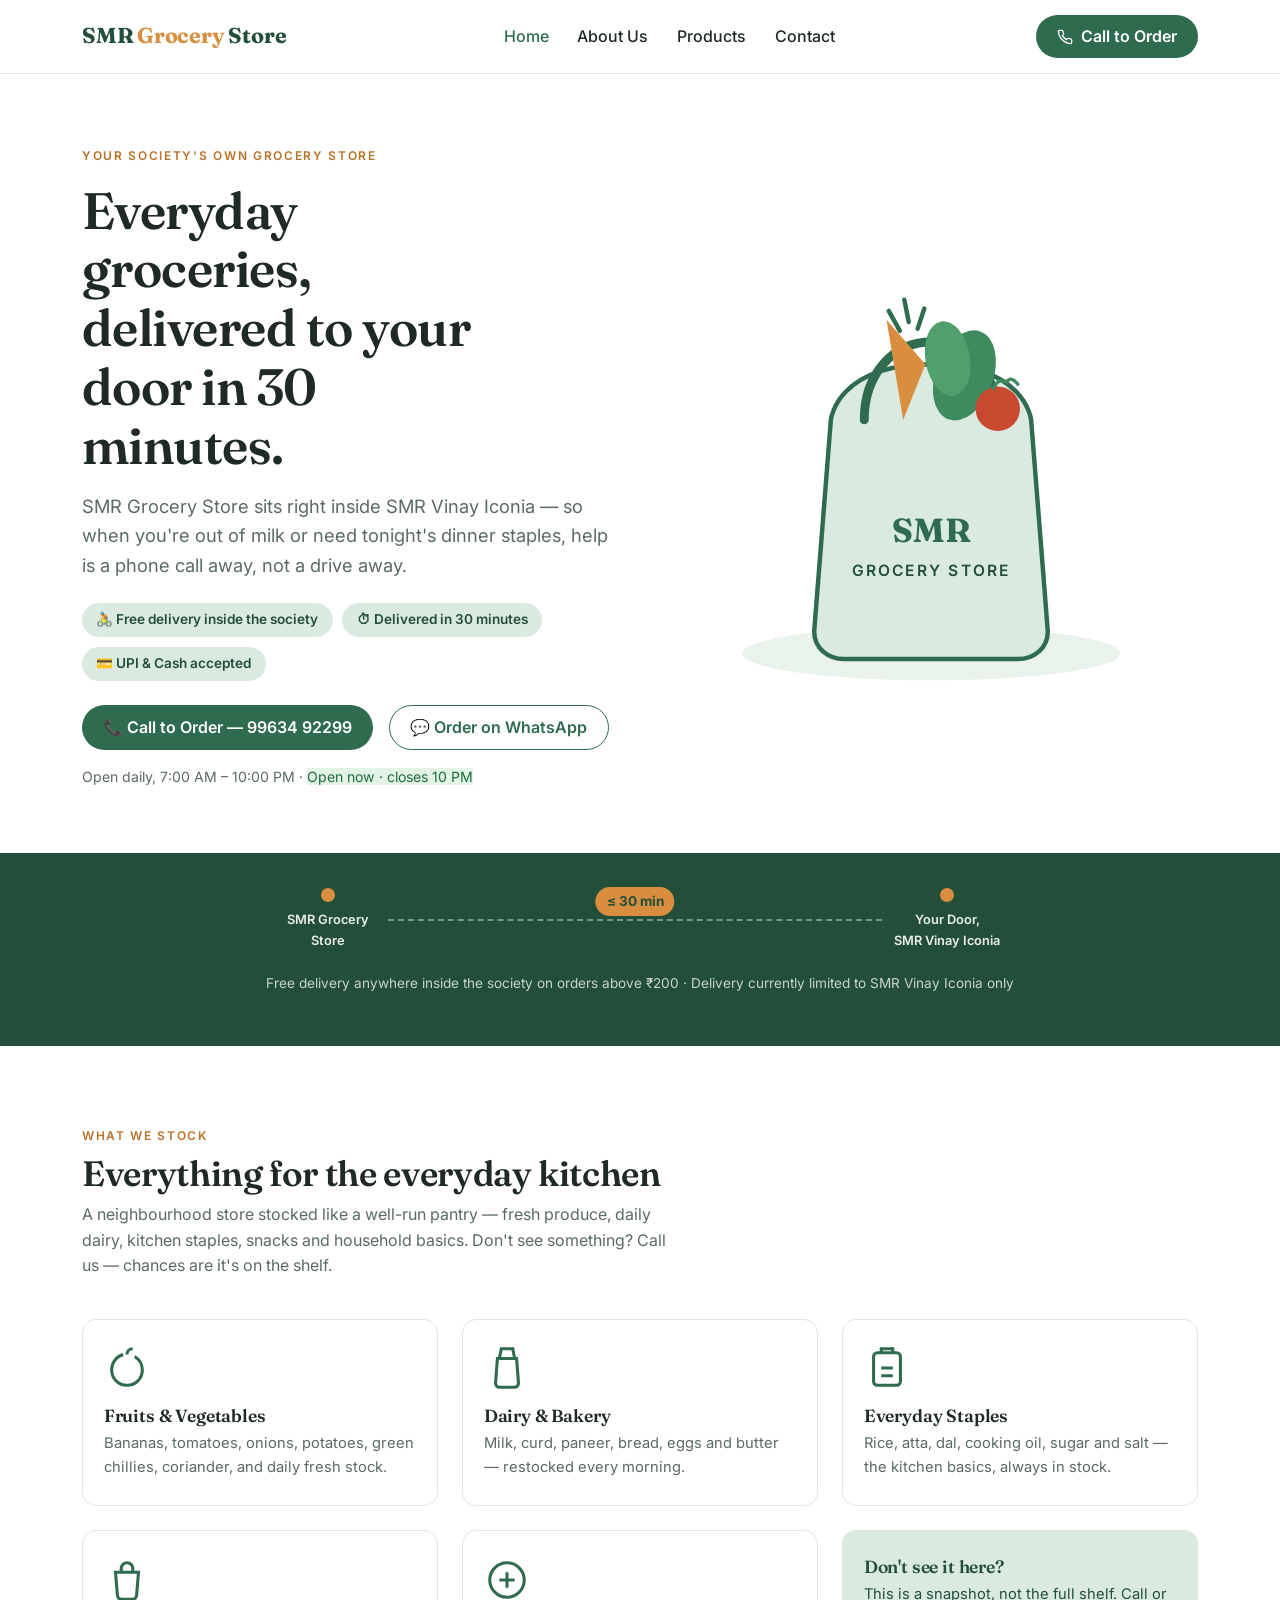
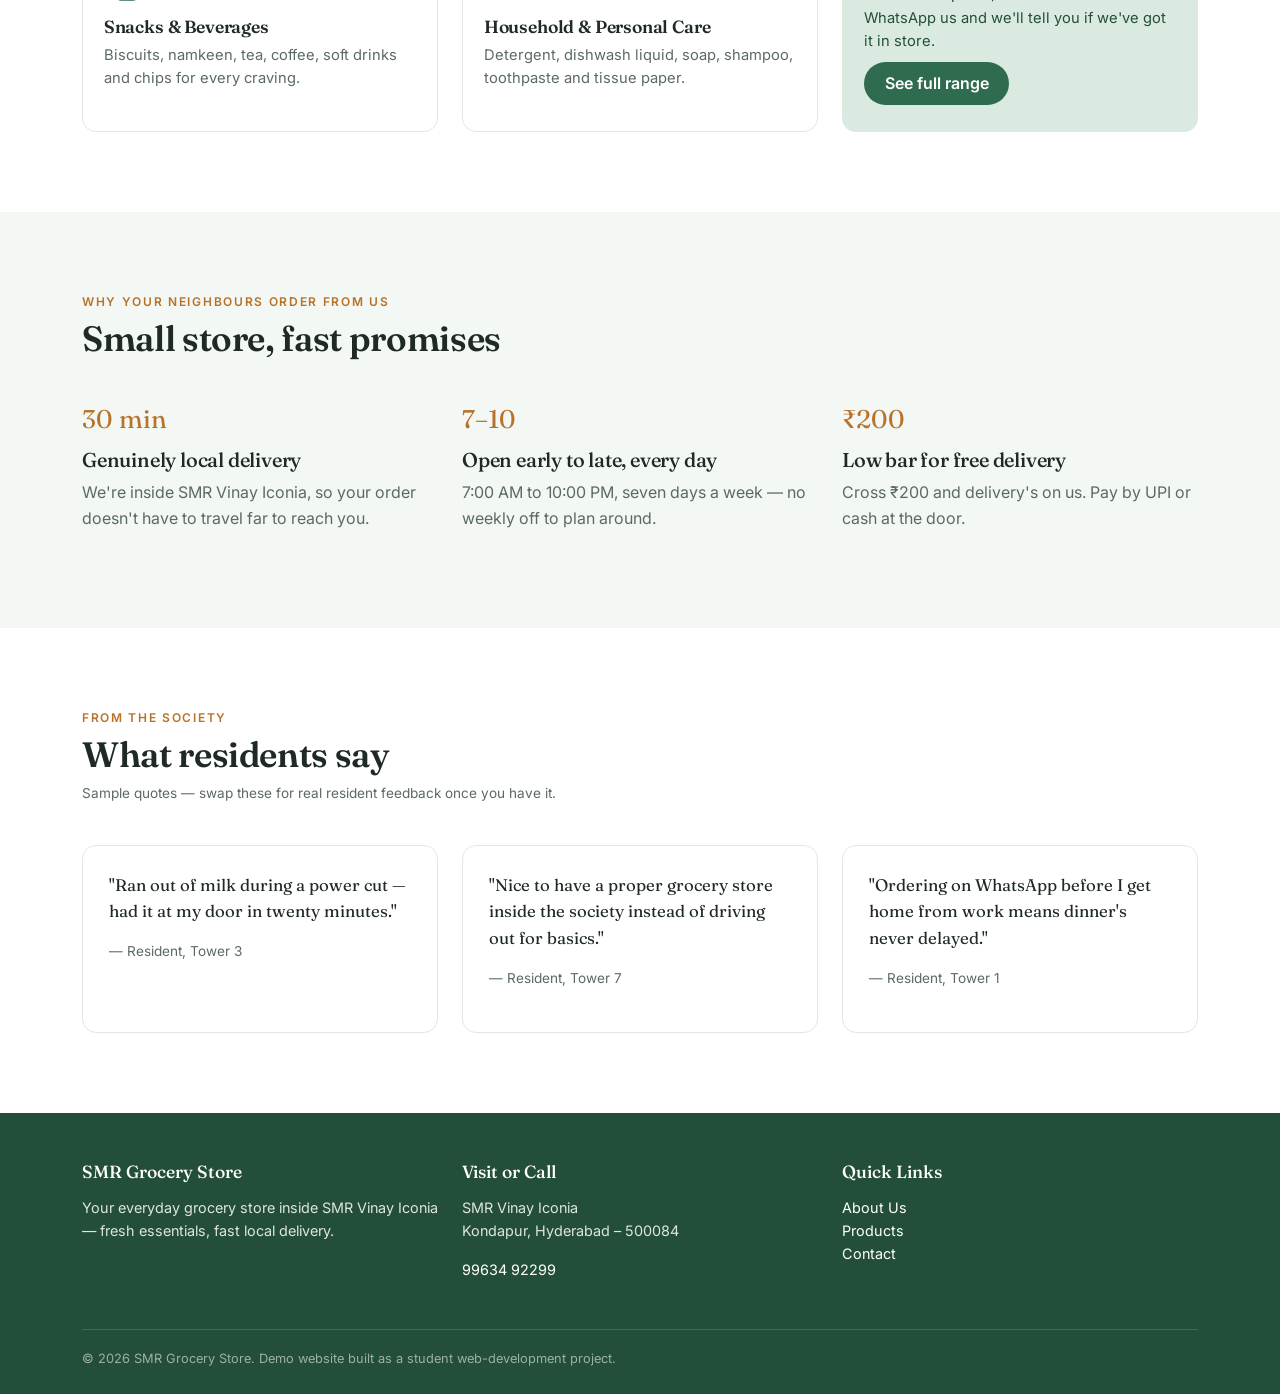
<file: index.html>
<!DOCTYPE html>
<html lang="en">
<head>
<meta charset="UTF-8">
<meta name="viewport" content="width=device-width, initial-scale=1.0">
<title>SMR Grocery Store — Everyday Groceries in SMR Vinay Iconia, Kondapur</title>
<meta name="description" content="SMR Grocery Store is your neighbourhood grocery shop inside SMR Vinay Iconia, Kondapur, Hyderabad. Everyday essentials delivered free within the society in 30 minutes.">

<!-- Fonts -->
<link rel="preconnect" href="https://fonts.googleapis.com">
<link rel="preconnect" href="https://fonts.gstatic.com" crossorigin>
<link href="https://fonts.googleapis.com/css2?family=Fraunces:wght@500;600;700&family=Inter:wght@400;500;600;700&display=swap" rel="stylesheet">

<!-- Bootstrap -->
<link href="https://cdn.jsdelivr.net/npm/bootstrap@5.3.3/dist/css/bootstrap.min.css" rel="stylesheet">
<link rel="stylesheet" href="style.css">
</head>
<body>

<!-- ===== Navbar ===== -->
<nav class="navbar navbar-expand-lg smr-navbar">
  <div class="container">
    <a class="navbar-brand smr-brand" href="index.html">SMR <span>Grocery</span> Store</a>
    <button class="navbar-toggler" type="button" data-bs-toggle="collapse" data-bs-target="#smrNav" aria-controls="smrNav" aria-expanded="false" aria-label="Toggle navigation">
      <span class="navbar-toggler-icon"></span>
    </button>
    <div class="collapse navbar-collapse" id="smrNav">
      <ul class="navbar-nav mx-auto">
        <li class="nav-item"><a class="nav-link" href="index.html">Home</a></li>
        <li class="nav-item"><a class="nav-link" href="about.html">About Us</a></li>
        <li class="nav-item"><a class="nav-link" href="products.html">Products</a></li>
        <li class="nav-item"><a class="nav-link" href="contact.html">Contact</a></li>
      </ul>
      <a href="tel:+919963492299" class="btn-call"><svg width="16" height="16" viewBox="0 0 24 24" fill="none" stroke="currentColor" stroke-width="2"><path d="M22 16.92v3a2 2 0 0 1-2.18 2 19.79 19.79 0 0 1-8.63-3.07 19.5 19.5 0 0 1-6-6 19.79 19.79 0 0 1-3.07-8.67A2 2 0 0 1 4.11 2h3a2 2 0 0 1 2 1.72c.127.96.362 1.903.7 2.81a2 2 0 0 1-.45 2.11L8.09 9.91a16 16 0 0 0 6 6l1.27-1.27a2 2 0 0 1 2.11-.45c.907.338 1.85.573 2.81.7A2 2 0 0 1 22 16.92z"/></svg> Call to Order</a>
    </div>
  </div>
</nav>

<!-- ===== Hero ===== -->
<header class="hero">
  <div class="container">
    <div class="row align-items-center g-5">
      <div class="col-lg-6">
        <p class="eyebrow mb-3">Your Society's Own Grocery Store</p>
        <h1>Everyday groceries, delivered to your door in 30 minutes.</h1>
        <p class="lede mt-3">SMR Grocery Store sits right inside SMR Vinay Iconia — so when you're out of milk or need tonight's dinner staples, help is a phone call away, not a drive away.</p>

        <div class="hero-badges">
          <span class="badge-pill">🚴 Free delivery inside the society</span>
          <span class="badge-pill">⏱ Delivered in 30 minutes</span>
          <span class="badge-pill">💳 UPI &amp; Cash accepted</span>
        </div>

        <div class="d-flex flex-wrap gap-3 mt-4">
          <a href="tel:+919963492299" class="btn-call">📞 Call to Order — 99634 92299</a>
          <a href="https://wa.me/919963492299" target="_blank" rel="noopener" class="btn-whatsapp">💬 Order on WhatsApp</a>
        </div>

        <p class="text-muted-soft mt-3" style="font-size:0.88rem;">Open daily, 7:00 AM – 10:00 PM · <span id="hero-status" data-open-status></span></p>
      </div>

      <div class="col-lg-6">
        <svg class="hero-art" viewBox="0 0 480 400" xmlns="http://www.w3.org/2000/svg" role="img" aria-label="Illustration of a grocery bag filled with fresh vegetables">
          <ellipse cx="240" cy="360" rx="170" ry="24" fill="var(--color-bg-soft-2)"/>
          <path d="M150 150 C150 150 155 100 240 100 C325 100 330 150 330 150 L345 340 C345 355 333 365 318 365 L162 365 C147 365 135 355 135 340 Z" fill="var(--color-primary-light)" stroke="var(--color-primary)" stroke-width="4"/>
          <path d="M180 150 C180 110 205 80 240 80 C275 80 300 110 300 150" fill="none" stroke="var(--color-primary)" stroke-width="8" stroke-linecap="round"/>
          <!-- carrot -->
          <path d="M215 150 L200 60 L235 100 Z" fill="var(--color-accent)"/>
          <path d="M212 70 l-10 -18 M220 62 l-4 -20 M228 68 l6 -18" stroke="var(--color-primary)" stroke-width="4" stroke-linecap="round"/>
          <!-- leafy green -->
          <ellipse cx="270" cy="110" rx="26" ry="42" transform="rotate(20 270 110)" fill="#3f8a5f"/>
          <ellipse cx="255" cy="95" rx="20" ry="34" transform="rotate(-10 255 95)" fill="#4fa06d"/>
          <!-- tomato -->
          <circle cx="300" cy="140" r="20" fill="#c8492f"/>
          <path d="M296 122 q4 -10 12 -6 q4 -6 10 2" fill="none" stroke="#3f8a5f" stroke-width="3" stroke-linecap="round"/>
          <!-- bag text -->
          <text x="240" y="260" text-anchor="middle" font-family="Fraunces, serif" font-weight="700" font-size="30" fill="var(--color-primary)">SMR</text>
          <text x="240" y="290" text-anchor="middle" font-family="Inter, sans-serif" font-weight="600" font-size="14" letter-spacing="2" fill="var(--color-primary-dark)">GROCERY STORE</text>
        </svg>
      </div>
    </div>
  </div>
</header>

<!-- ===== Delivery promise strip (signature element) ===== -->
<section class="promise-strip">
  <div class="container">
    <div class="promise-route">
      <div class="promise-node">
        <div class="dot"></div>
        <div class="label">SMR Grocery<br>Store</div>
      </div>
      <div class="promise-line">
        <span class="promise-time">≤ 30 min</span>
      </div>
      <div class="promise-node">
        <div class="dot"></div>
        <div class="label">Your Door,<br>SMR Vinay Iconia</div>
      </div>
    </div>
    <p class="promise-note">Free delivery anywhere inside the society on orders above ₹200 · Delivery currently limited to SMR Vinay Iconia only</p>
  </div>
</section>

<!-- ===== Categories ===== -->
<section class="section">
  <div class="container">
    <div class="section-head">
      <p class="eyebrow mb-2">What we stock</p>
      <h2>Everything for the everyday kitchen</h2>
      <p class="text-muted-soft mt-2">A neighbourhood store stocked like a well-run pantry — fresh produce, daily dairy, kitchen staples, snacks and household basics. Don't see something? Call us — chances are it's on the shelf.</p>
    </div>

    <div class="row g-4">
      <div class="col-sm-6 col-lg-4">
        <div class="cat-card">
          <svg class="cat-icon" viewBox="0 0 24 24" fill="none" stroke="currentColor" stroke-width="1.6"><path d="M12 21c-4.5 0-8-3.5-8-8 0-4 2.5-7 6-8"/><path d="M12 21c4.5 0 8-3.5 8-8 0-3-1.5-5.5-4-7"/><path d="M12 5c0-1.5 1-3 3-3"/></svg>
          <h3>Fruits &amp; Vegetables</h3>
          <p>Bananas, tomatoes, onions, potatoes, green chillies, coriander, and daily fresh stock.</p>
        </div>
      </div>
      <div class="col-sm-6 col-lg-4">
        <div class="cat-card">
          <svg class="cat-icon" viewBox="0 0 24 24" fill="none" stroke="currentColor" stroke-width="1.6"><path d="M9 2h6l1 5H8l1-5Z"/><path d="M7 7h10l1 13a2 2 0 0 1-2 2H8a2 2 0 0 1-2-2L7 7Z"/></svg>
          <h3>Dairy &amp; Bakery</h3>
          <p>Milk, curd, paneer, bread, eggs and butter — restocked every morning.</p>
        </div>
      </div>
      <div class="col-sm-6 col-lg-4">
        <div class="cat-card">
          <svg class="cat-icon" viewBox="0 0 24 24" fill="none" stroke="currentColor" stroke-width="1.6"><rect x="5" y="4" width="14" height="17" rx="2"/><path d="M9 4V2h6v2"/><path d="M9 12h6M9 16h6"/></svg>
          <h3>Everyday Staples</h3>
          <p>Rice, atta, dal, cooking oil, sugar and salt — the kitchen basics, always in stock.</p>
        </div>
      </div>
      <div class="col-sm-6 col-lg-4">
        <div class="cat-card">
          <svg class="cat-icon" viewBox="0 0 24 24" fill="none" stroke="currentColor" stroke-width="1.6"><path d="M6 8h12l-1 12a2 2 0 0 1-2 2H9a2 2 0 0 1-2-2L6 8Z"/><path d="M9 8V6a3 3 0 0 1 6 0v2"/></svg>
          <h3>Snacks &amp; Beverages</h3>
          <p>Biscuits, namkeen, tea, coffee, soft drinks and chips for every craving.</p>
        </div>
      </div>
      <div class="col-sm-6 col-lg-4">
        <div class="cat-card">
          <svg class="cat-icon" viewBox="0 0 24 24" fill="none" stroke="currentColor" stroke-width="1.6"><circle cx="12" cy="12" r="9"/><path d="M8 12h8M12 8v8"/></svg>
          <h3>Household &amp; Personal Care</h3>
          <p>Detergent, dishwash liquid, soap, shampoo, toothpaste and tissue paper.</p>
        </div>
      </div>
      <div class="col-sm-6 col-lg-4">
        <div class="cat-card" style="background:var(--color-primary-light); border-color:transparent;">
          <h3 style="color:var(--color-primary-dark);">Don't see it here?</h3>
          <p style="color:var(--color-primary-dark);">This is a snapshot, not the full shelf. Call or WhatsApp us and we'll tell you if we've got it in store.</p>
          <a href="products.html" class="btn-call mt-2" style="display:inline-flex;">See full range</a>
        </div>
      </div>
    </div>
  </div>
</section>

<!-- ===== Why choose us ===== -->
<section class="section section-soft">
  <div class="container">
    <div class="section-head">
      <p class="eyebrow mb-2">Why your neighbours order from us</p>
      <h2>Small store, fast promises</h2>
    </div>
    <div class="row g-4">
      <div class="col-md-4">
        <div class="value-card">
          <div class="value-num mb-2">30 min</div>
          <h3 class="h5">Genuinely local delivery</h3>
          <p class="text-muted-soft">We're inside SMR Vinay Iconia, so your order doesn't have to travel far to reach you.</p>
        </div>
      </div>
      <div class="col-md-4">
        <div class="value-card">
          <div class="value-num mb-2">7–10</div>
          <h3 class="h5">Open early to late, every day</h3>
          <p class="text-muted-soft">7:00 AM to 10:00 PM, seven days a week — no weekly off to plan around.</p>
        </div>
      </div>
      <div class="col-md-4">
        <div class="value-card">
          <div class="value-num mb-2">₹200</div>
          <h3 class="h5">Low bar for free delivery</h3>
          <p class="text-muted-soft">Cross ₹200 and delivery's on us. Pay by UPI or cash at the door.</p>
        </div>
      </div>
    </div>
  </div>
</section>

<!-- ===== Testimonial (placeholder) ===== -->
<section class="section">
  <div class="container">
    <div class="section-head">
      <p class="eyebrow mb-2">From the society</p>
      <h2>What residents say</h2>
      <p class="text-muted-soft mt-2" style="font-size:0.85rem;">Sample quotes — swap these for real resident feedback once you have it.</p>
    </div>
    <div class="row g-4">
      <div class="col-md-4">
        <div class="testimonial-card">
          <p class="testimonial-quote">"Ran out of milk during a power cut — had it at my door in twenty minutes."</p>
          <p class="testimonial-name">— Resident, Tower 3</p>
        </div>
      </div>
      <div class="col-md-4">
        <div class="testimonial-card">
          <p class="testimonial-quote">"Nice to have a proper grocery store inside the society instead of driving out for basics."</p>
          <p class="testimonial-name">— Resident, Tower 7</p>
        </div>
      </div>
      <div class="col-md-4">
        <div class="testimonial-card">
          <p class="testimonial-quote">"Ordering on WhatsApp before I get home from work means dinner's never delayed."</p>
          <p class="testimonial-name">— Resident, Tower 1</p>
        </div>
      </div>
    </div>
  </div>
</section>

<!-- ===== Footer ===== -->
<footer class="smr-footer">
  <div class="container">
    <div class="row g-4">
      <div class="col-md-4">
        <h4>SMR Grocery Store</h4>
        <p style="font-size:0.9rem;">Your everyday grocery store inside SMR Vinay Iconia — fresh essentials, fast local delivery.</p>
      </div>
      <div class="col-md-4">
        <h4>Visit or Call</h4>
        <p style="font-size:0.9rem;">SMR Vinay Iconia<br>Kondapur, Hyderabad – 500084</p>
        <p style="font-size:0.9rem;"><a href="tel:+919963492299">99634 92299</a></p>
      </div>
      <div class="col-md-4">
        <h4>Quick Links</h4>
        <p style="font-size:0.9rem;">
          <a href="about.html">About Us</a><br>
          <a href="products.html">Products</a><br>
          <a href="contact.html">Contact</a>
        </p>
      </div>
    </div>
    <div class="fine-print">
      © <span id="footer-year"></span> SMR Grocery Store. Demo website built as a student web-development project.
    </div>
  </div>
</footer>

<script src="https://cdn.jsdelivr.net/npm/bootstrap@5.3.3/dist/js/bootstrap.bundle.min.js"></script>
<script src="script.js"></script>
</body>
</html>
</file>
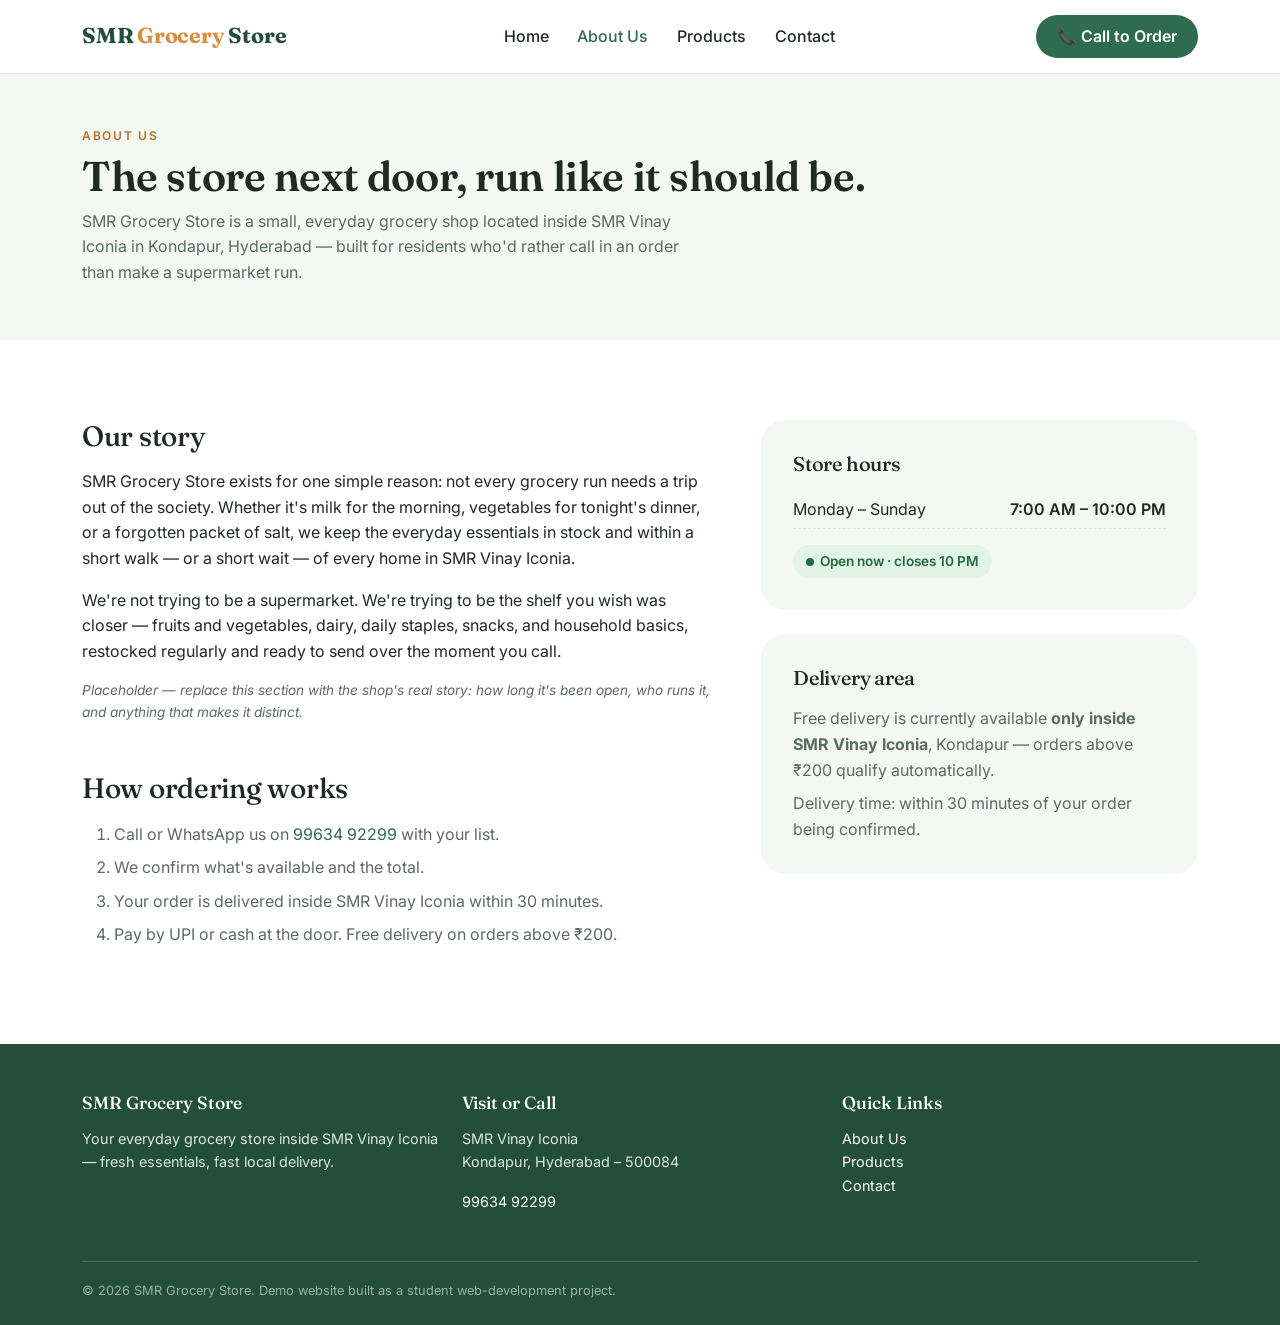
<file: about.html>
<!DOCTYPE html>
<html lang="en">
<head>
<meta charset="UTF-8">
<meta name="viewport" content="width=device-width, initial-scale=1.0">
<title>About Us — SMR Grocery Store</title>
<meta name="description" content="About SMR Grocery Store, the neighbourhood grocery shop inside SMR Vinay Iconia, Kondapur, Hyderabad.">

<link rel="preconnect" href="https://fonts.googleapis.com">
<link rel="preconnect" href="https://fonts.gstatic.com" crossorigin>
<link href="https://fonts.googleapis.com/css2?family=Fraunces:wght@500;600;700&family=Inter:wght@400;500;600;700&display=swap" rel="stylesheet">
<link href="https://cdn.jsdelivr.net/npm/bootstrap@5.3.3/dist/css/bootstrap.min.css" rel="stylesheet">
<link rel="stylesheet" href="style.css">
</head>
<body>

<nav class="navbar navbar-expand-lg smr-navbar">
  <div class="container">
    <a class="navbar-brand smr-brand" href="index.html">SMR <span>Grocery</span> Store</a>
    <button class="navbar-toggler" type="button" data-bs-toggle="collapse" data-bs-target="#smrNav" aria-controls="smrNav" aria-expanded="false" aria-label="Toggle navigation">
      <span class="navbar-toggler-icon"></span>
    </button>
    <div class="collapse navbar-collapse" id="smrNav">
      <ul class="navbar-nav mx-auto">
        <li class="nav-item"><a class="nav-link" href="index.html">Home</a></li>
        <li class="nav-item"><a class="nav-link" href="about.html">About Us</a></li>
        <li class="nav-item"><a class="nav-link" href="products.html">Products</a></li>
        <li class="nav-item"><a class="nav-link" href="contact.html">Contact</a></li>
      </ul>
      <a href="tel:+919963492299" class="btn-call">📞 Call to Order</a>
    </div>
  </div>
</nav>

<header class="page-header">
  <div class="container">
    <p class="eyebrow mb-2">About Us</p>
    <h1>The store next door, run like it should be.</h1>
    <p class="text-muted-soft mt-2" style="max-width:60ch;">SMR Grocery Store is a small, everyday grocery shop located inside SMR Vinay Iconia in Kondapur, Hyderabad — built for residents who'd rather call in an order than make a supermarket run.</p>
  </div>
</header>

<section class="section">
  <div class="container">
    <div class="row g-5 align-items-start">
      <div class="col-lg-7">
        <h2 class="h3 mb-3">Our story</h2>
        <p>SMR Grocery Store exists for one simple reason: not every grocery run needs a trip out of the society. Whether it's milk for the morning, vegetables for tonight's dinner, or a forgotten packet of salt, we keep the everyday essentials in stock and within a short walk — or a short wait — of every home in SMR Vinay Iconia.</p>
        <p>We're not trying to be a supermarket. We're trying to be the shelf you wish was closer — fruits and vegetables, dairy, daily staples, snacks, and household basics, restocked regularly and ready to send over the moment you call.</p>
        <p style="font-size:0.85rem;" class="text-muted-soft"><em>Placeholder — replace this section with the shop's real story: how long it's been open, who runs it, and anything that makes it distinct.</em></p>

        <h2 class="h3 mt-5 mb-3">How ordering works</h2>
        <ol class="text-muted-soft">
          <li class="mb-2">Call or WhatsApp us on <a href="tel:+919963492299">99634 92299</a> with your list.</li>
          <li class="mb-2">We confirm what's available and the total.</li>
          <li class="mb-2">Your order is delivered inside SMR Vinay Iconia within 30 minutes.</li>
          <li>Pay by UPI or cash at the door. Free delivery on orders above ₹200.</li>
        </ol>
      </div>

      <div class="col-lg-5">
        <div class="info-card mb-4">
          <h3 class="h5 mb-3">Store hours</h3>
          <table class="hours-table">
            <tr><td>Monday – Sunday</td><td>7:00 AM – 10:00 PM</td></tr>
          </table>
          <p class="mt-3 mb-0"><span data-open-status class="status-pill"></span></p>
        </div>

        <div class="info-card">
          <h3 class="h5 mb-3">Delivery area</h3>
          <p class="text-muted-soft mb-2">Free delivery is currently available <strong>only inside SMR Vinay Iconia</strong>, Kondapur — orders above ₹200 qualify automatically.</p>
          <p class="text-muted-soft mb-0">Delivery time: within 30 minutes of your order being confirmed.</p>
        </div>
      </div>
    </div>
  </div>
</section>

<footer class="smr-footer">
  <div class="container">
    <div class="row g-4">
      <div class="col-md-4">
        <h4>SMR Grocery Store</h4>
        <p style="font-size:0.9rem;">Your everyday grocery store inside SMR Vinay Iconia — fresh essentials, fast local delivery.</p>
      </div>
      <div class="col-md-4">
        <h4>Visit or Call</h4>
        <p style="font-size:0.9rem;">SMR Vinay Iconia<br>Kondapur, Hyderabad – 500084</p>
        <p style="font-size:0.9rem;"><a href="tel:+919963492299">99634 92299</a></p>
      </div>
      <div class="col-md-4">
        <h4>Quick Links</h4>
        <p style="font-size:0.9rem;">
          <a href="about.html">About Us</a><br>
          <a href="products.html">Products</a><br>
          <a href="contact.html">Contact</a>
        </p>
      </div>
    </div>
    <div class="fine-print">
      © <span id="footer-year"></span> SMR Grocery Store. Demo website built as a student web-development project.
    </div>
  </div>
</footer>

<script src="https://cdn.jsdelivr.net/npm/bootstrap@5.3.3/dist/js/bootstrap.bundle.min.js"></script>
<script src="script.js"></script>
</body>
</html>
</file>
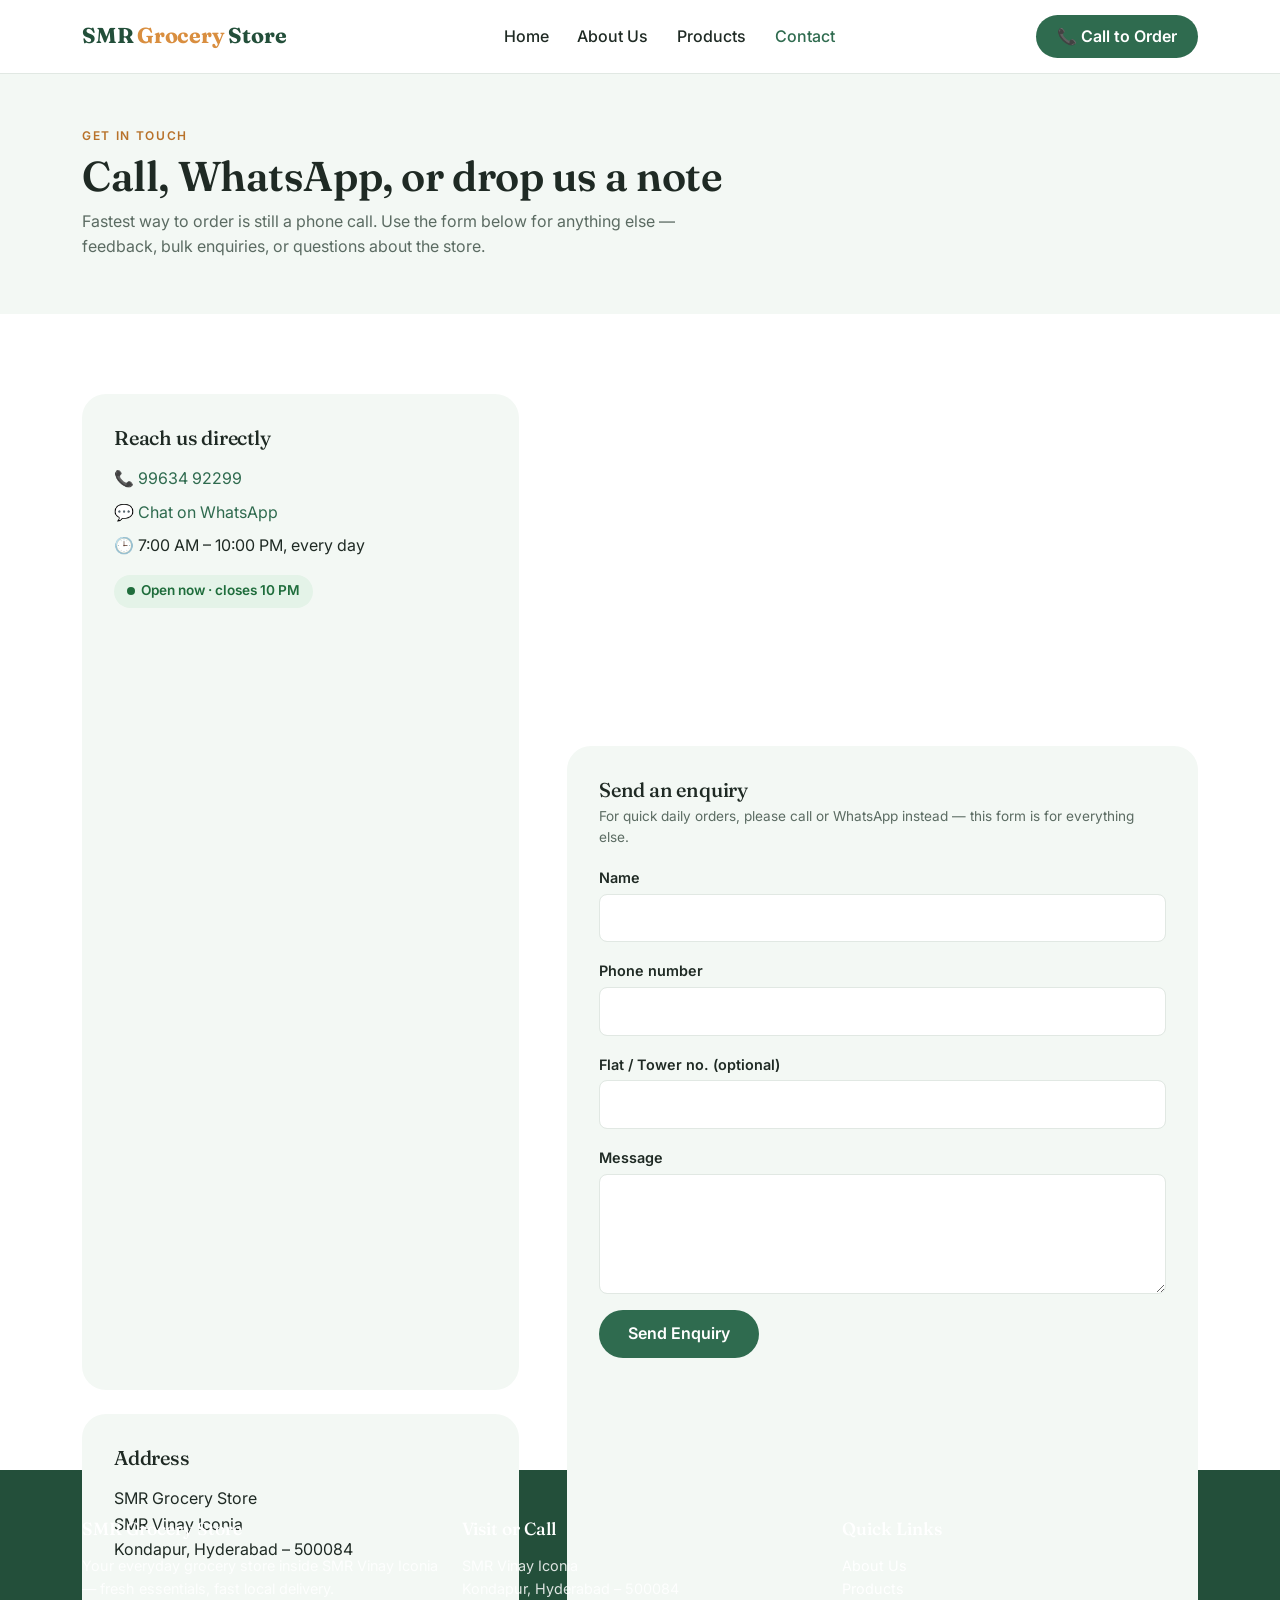
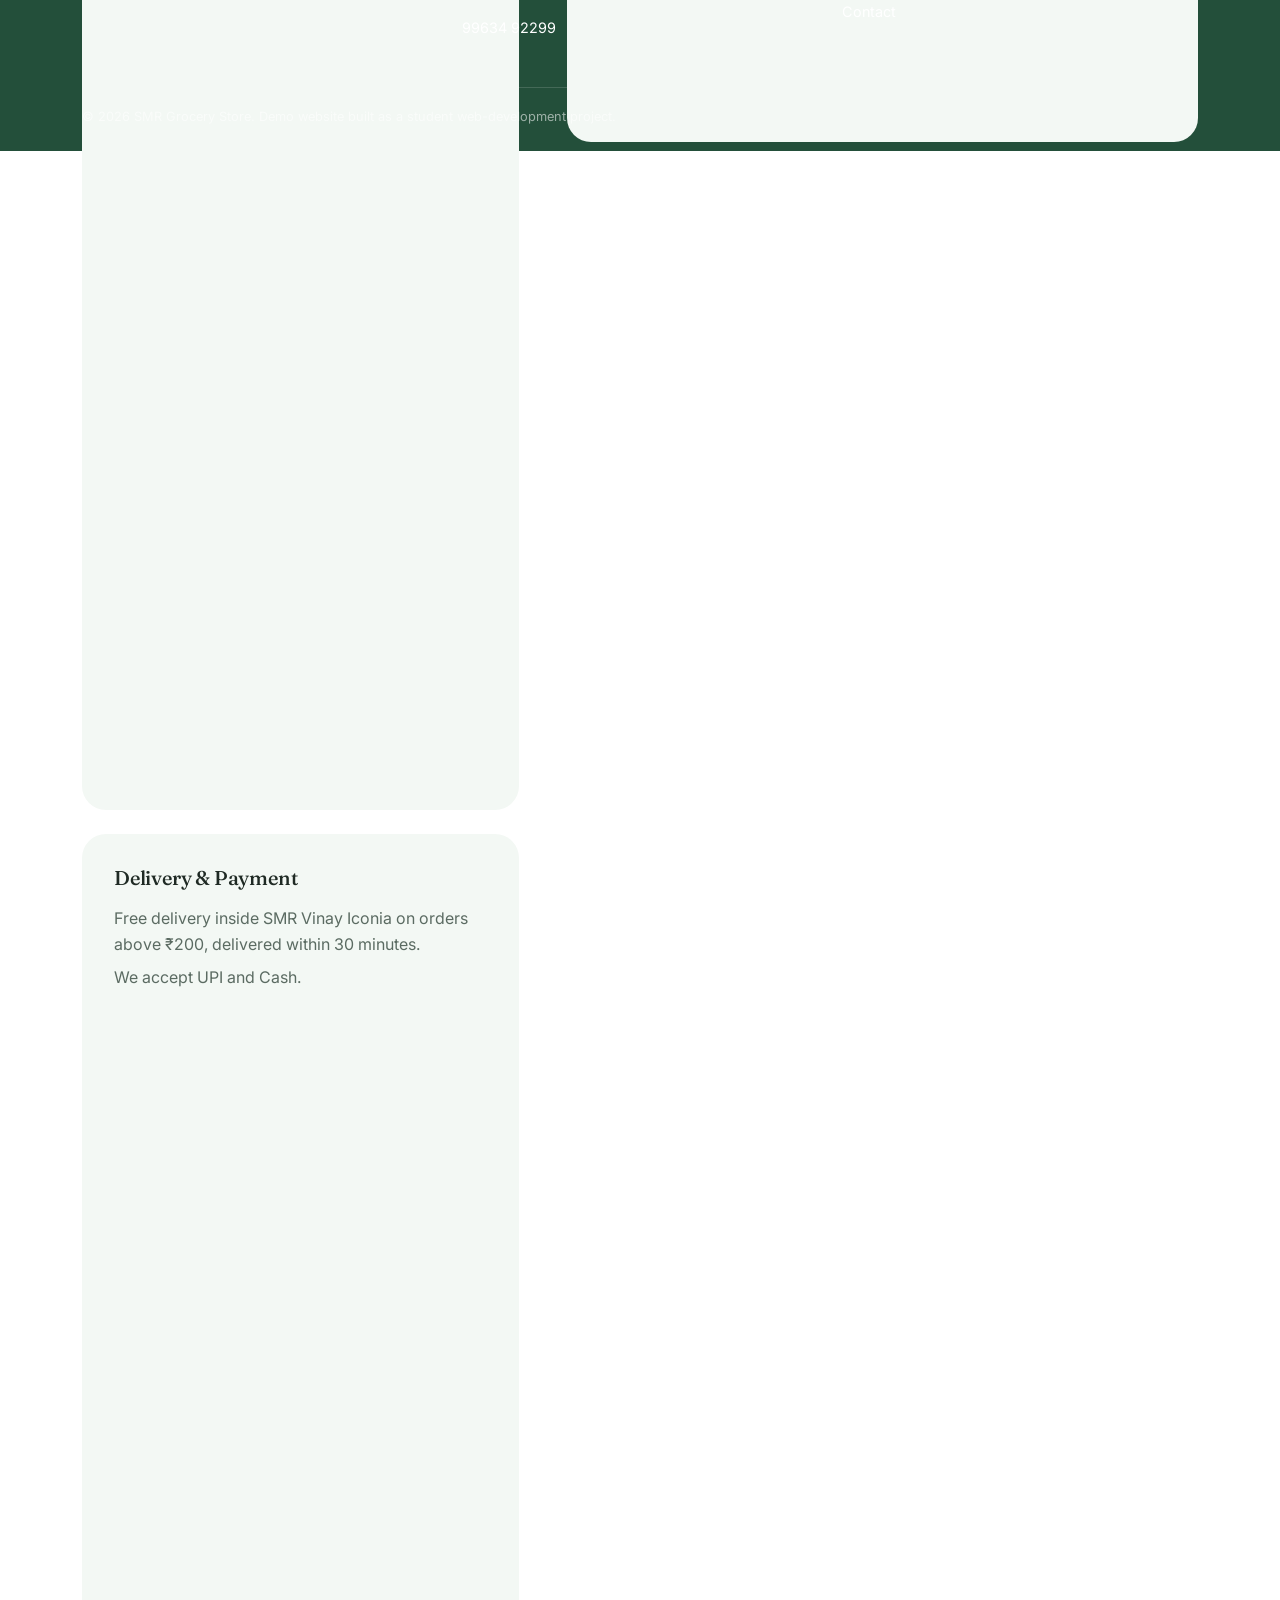
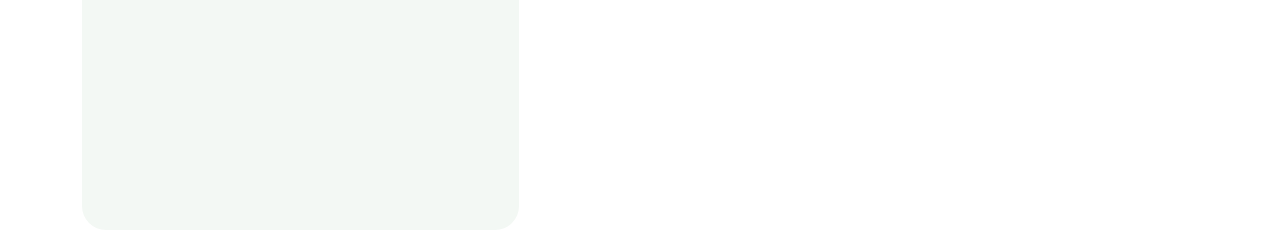
<file: contact.html>
<!DOCTYPE html>
<html lang="en">
<head>
<meta charset="UTF-8">
<meta name="viewport" content="width=device-width, initial-scale=1.0">
<title>Contact — SMR Grocery Store</title>
<meta name="description" content="Contact SMR Grocery Store inside SMR Vinay Iconia, Kondapur, Hyderabad — call, WhatsApp, or send an enquiry.">

<link rel="preconnect" href="https://fonts.googleapis.com">
<link rel="preconnect" href="https://fonts.gstatic.com" crossorigin>
<link href="https://fonts.googleapis.com/css2?family=Fraunces:wght@500;600;700&family=Inter:wght@400;500;600;700&display=swap" rel="stylesheet">
<link href="https://cdn.jsdelivr.net/npm/bootstrap@5.3.3/dist/css/bootstrap.min.css" rel="stylesheet">
<link rel="stylesheet" href="style.css">
</head>
<body>

<nav class="navbar navbar-expand-lg smr-navbar">
  <div class="container">
    <a class="navbar-brand smr-brand" href="index.html">SMR <span>Grocery</span> Store</a>
    <button class="navbar-toggler" type="button" data-bs-toggle="collapse" data-bs-target="#smrNav" aria-controls="smrNav" aria-expanded="false" aria-label="Toggle navigation">
      <span class="navbar-toggler-icon"></span>
    </button>
    <div class="collapse navbar-collapse" id="smrNav">
      <ul class="navbar-nav mx-auto">
        <li class="nav-item"><a class="nav-link" href="index.html">Home</a></li>
        <li class="nav-item"><a class="nav-link" href="about.html">About Us</a></li>
        <li class="nav-item"><a class="nav-link" href="products.html">Products</a></li>
        <li class="nav-item"><a class="nav-link" href="contact.html">Contact</a></li>
      </ul>
      <a href="tel:+919963492299" class="btn-call">📞 Call to Order</a>
    </div>
  </div>
</nav>

<header class="page-header">
  <div class="container">
    <p class="eyebrow mb-2">Get in touch</p>
    <h1>Call, WhatsApp, or drop us a note</h1>
    <p class="text-muted-soft mt-2" style="max-width:60ch;">Fastest way to order is still a phone call. Use the form below for anything else — feedback, bulk enquiries, or questions about the store.</p>
  </div>
</header>

<section class="section">
  <div class="container">
    <div class="row g-5">

      <!-- Contact details -->
      <div class="col-lg-5">
        <div class="info-card mb-4">
          <h3 class="h5 mb-3">Reach us directly</h3>
          <p class="mb-2">📞 <a href="tel:+919963492299">99634 92299</a></p>
          <p class="mb-2">💬 <a href="https://wa.me/919963492299" target="_blank" rel="noopener">Chat on WhatsApp</a></p>
          <p class="mb-0">🕒 7:00 AM – 10:00 PM, every day</p>
          <p class="mt-3 mb-0"><span data-open-status class="status-pill"></span></p>
        </div>

        <div class="info-card mb-4">
          <h3 class="h5 mb-3">Address</h3>
          <p class="mb-0">SMR Grocery Store<br>
          SMR Vinay Iconia<br>
          Kondapur, Hyderabad – 500084</p>
        </div>

        <div class="info-card">
          <h3 class="h5 mb-3">Delivery &amp; Payment</h3>
          <p class="text-muted-soft mb-2">Free delivery inside SMR Vinay Iconia on orders above ₹200, delivered within 30 minutes.</p>
          <p class="text-muted-soft mb-0">We accept UPI and Cash.</p>
        </div>
      </div>

      <!-- Map + form -->
      <div class="col-lg-7">
        <iframe class="map-frame mb-4" loading="lazy" referrerpolicy="no-referrer-when-downgrade"
          src="https://www.google.com/maps?q=SMR+Vinay+Iconia+Kondapur+Hyderabad&output=embed"
          title="Map location of SMR Vinay Iconia, Kondapur, Hyderabad"></iframe>

        <div class="info-card">
          <h3 class="h5 mb-1">Send an enquiry</h3>
          <p class="text-muted-soft mb-3" style="font-size:0.85rem;">For quick daily orders, please call or WhatsApp instead — this form is for everything else.</p>

          <!--
            Owner setup note: this form uses FormSubmit.co, a free service
            that emails you form submissions with no backend required.
            Replace YOUR-EMAIL@example.com below with the store's real
            email address, then submit the form once after publishing —
            FormSubmit will send a one-time confirmation link to activate it.
            Docs: https://formsubmit.co
          -->
          <form id="contact-form" class="contact-form needs-validation" novalidate
                action="https://formsubmit.co/YOUR-EMAIL@example.com" method="POST">
            <input type="hidden" name="_subject" value="New enquiry from SMR Grocery Store website">
            <input type="hidden" name="_template" value="table">
            <input type="hidden" name="_captcha" value="false">

            <div class="mb-3">
              <label for="name" class="form-label">Name</label>
              <input type="text" class="form-control" id="name" name="Name" required>
              <div class="invalid-feedback">Please enter your name.</div>
            </div>

            <div class="mb-3">
              <label for="phone" class="form-label">Phone number</label>
              <input type="tel" class="form-control" id="phone" name="Phone" pattern="[0-9+ ]{10,15}" required>
              <div class="invalid-feedback">Please enter a valid phone number.</div>
            </div>

            <div class="mb-3">
              <label for="flat" class="form-label">Flat / Tower no. (optional)</label>
              <input type="text" class="form-control" id="flat" name="Flat / Tower">
            </div>

            <div class="mb-3">
              <label for="message" class="form-label">Message</label>
              <textarea class="form-control" id="message" name="Message" rows="4" required></textarea>
              <div class="invalid-feedback">Please enter a message.</div>
            </div>

            <button type="submit" class="btn-submit">Send Enquiry</button>
          </form>
        </div>
      </div>
    </div>
  </div>
</section>

<footer class="smr-footer">
  <div class="container">
    <div class="row g-4">
      <div class="col-md-4">
        <h4>SMR Grocery Store</h4>
        <p style="font-size:0.9rem;">Your everyday grocery store inside SMR Vinay Iconia — fresh essentials, fast local delivery.</p>
      </div>
      <div class="col-md-4">
        <h4>Visit or Call</h4>
        <p style="font-size:0.9rem;">SMR Vinay Iconia<br>Kondapur, Hyderabad – 500084</p>
        <p style="font-size:0.9rem;"><a href="tel:+919963492299">99634 92299</a></p>
      </div>
      <div class="col-md-4">
        <h4>Quick Links</h4>
        <p style="font-size:0.9rem;">
          <a href="about.html">About Us</a><br>
          <a href="products.html">Products</a><br>
          <a href="contact.html">Contact</a>
        </p>
      </div>
    </div>
    <div class="fine-print">
      © <span id="footer-year"></span> SMR Grocery Store. Demo website built as a student web-development project.
    </div>
  </div>
</footer>

<script src="https://cdn.jsdelivr.net/npm/bootstrap@5.3.3/dist/js/bootstrap.bundle.min.js"></script>
<script src="script.js"></script>
</body>
</html>
</file>
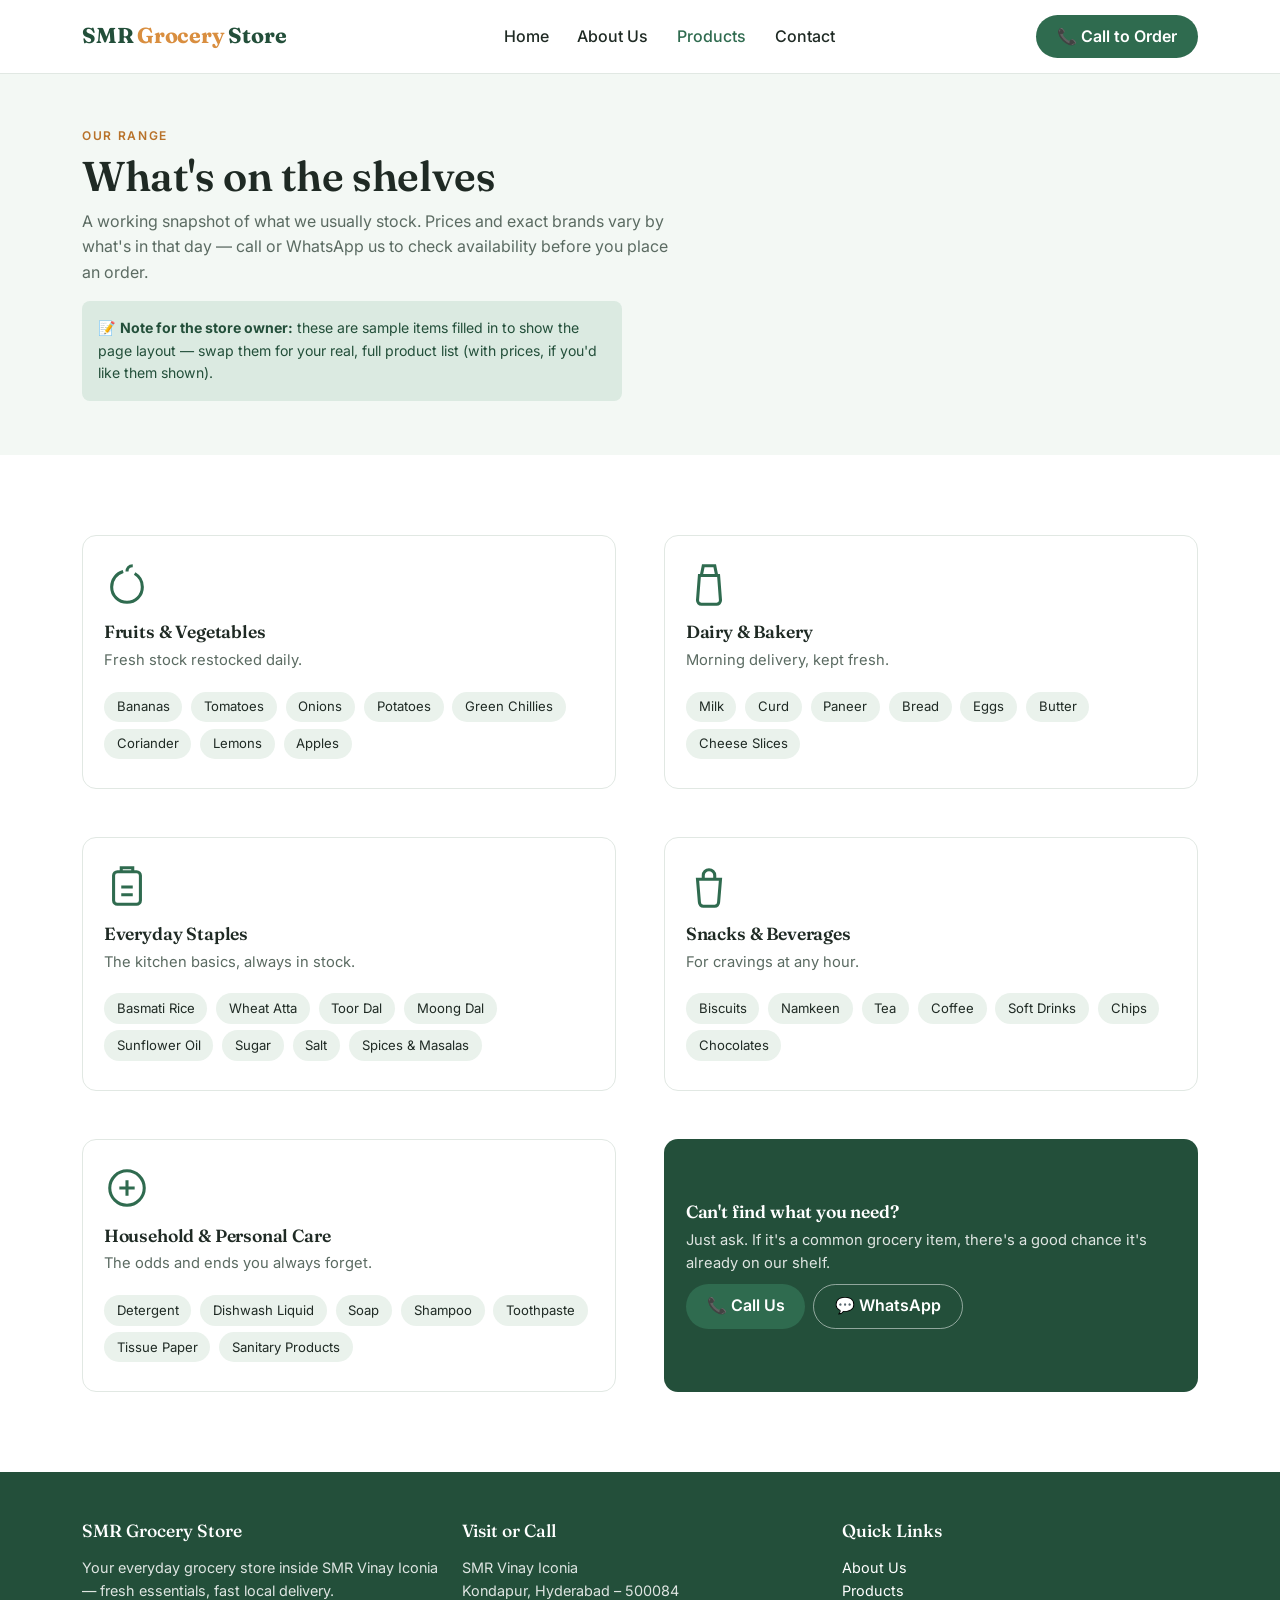
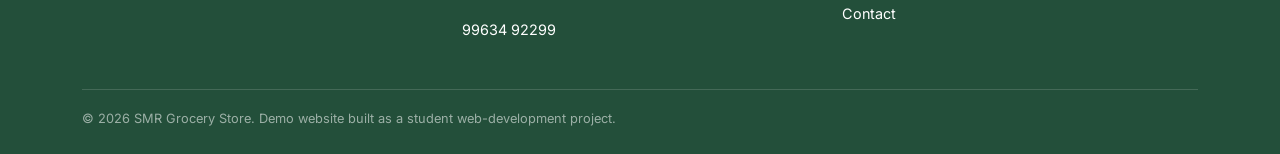
<file: products.html>
<!DOCTYPE html>
<html lang="en">
<head>
<meta charset="UTF-8">
<meta name="viewport" content="width=device-width, initial-scale=1.0">
<title>Products — SMR Grocery Store</title>
<meta name="description" content="Browse the range at SMR Grocery Store — fruits, vegetables, dairy, staples, snacks and household items, delivered free inside SMR Vinay Iconia.">

<link rel="preconnect" href="https://fonts.googleapis.com">
<link rel="preconnect" href="https://fonts.gstatic.com" crossorigin>
<link href="https://fonts.googleapis.com/css2?family=Fraunces:wght@500;600;700&family=Inter:wght@400;500;600;700&display=swap" rel="stylesheet">
<link href="https://cdn.jsdelivr.net/npm/bootstrap@5.3.3/dist/css/bootstrap.min.css" rel="stylesheet">
<link rel="stylesheet" href="style.css">
</head>
<body>

<nav class="navbar navbar-expand-lg smr-navbar">
  <div class="container">
    <a class="navbar-brand smr-brand" href="index.html">SMR <span>Grocery</span> Store</a>
    <button class="navbar-toggler" type="button" data-bs-toggle="collapse" data-bs-target="#smrNav" aria-controls="smrNav" aria-expanded="false" aria-label="Toggle navigation">
      <span class="navbar-toggler-icon"></span>
    </button>
    <div class="collapse navbar-collapse" id="smrNav">
      <ul class="navbar-nav mx-auto">
        <li class="nav-item"><a class="nav-link" href="index.html">Home</a></li>
        <li class="nav-item"><a class="nav-link" href="about.html">About Us</a></li>
        <li class="nav-item"><a class="nav-link" href="products.html">Products</a></li>
        <li class="nav-item"><a class="nav-link" href="contact.html">Contact</a></li>
      </ul>
      <a href="tel:+919963492299" class="btn-call">📞 Call to Order</a>
    </div>
  </div>
</nav>

<header class="page-header">
  <div class="container">
    <p class="eyebrow mb-2">Our Range</p>
    <h1>What's on the shelves</h1>
    <p class="text-muted-soft mt-2" style="max-width:60ch;">A working snapshot of what we usually stock. Prices and exact brands vary by what's in that day — call or WhatsApp us to check availability before you place an order.</p>
    <div class="alert" style="background:var(--color-primary-light); color:var(--color-primary-dark); border:none; border-radius:var(--radius-sm); max-width:60ch; font-size:0.88rem;" role="note">
      📝 <strong>Note for the store owner:</strong> these are sample items filled in to show the page layout — swap them for your real, full product list (with prices, if you'd like them shown).
    </div>
  </div>
</header>

<section class="section">
  <div class="container">

    <div class="row g-5">
      <!-- Fruits & Vegetables -->
      <div class="col-lg-6">
        <div class="cat-card h-100">
          <svg class="cat-icon" viewBox="0 0 24 24" fill="none" stroke="currentColor" stroke-width="1.6"><path d="M12 21c-4.5 0-8-3.5-8-8 0-4 2.5-7 6-8"/><path d="M12 21c4.5 0 8-3.5 8-8 0-3-1.5-5.5-4-7"/><path d="M12 5c0-1.5 1-3 3-3"/></svg>
          <h3>Fruits &amp; Vegetables</h3>
          <p class="mb-3">Fresh stock restocked daily.</p>
          <div>
            <span class="item-chip">Bananas</span>
            <span class="item-chip">Tomatoes</span>
            <span class="item-chip">Onions</span>
            <span class="item-chip">Potatoes</span>
            <span class="item-chip">Green Chillies</span>
            <span class="item-chip">Coriander</span>
            <span class="item-chip">Lemons</span>
            <span class="item-chip">Apples</span>
          </div>
        </div>
      </div>

      <!-- Dairy & Bakery -->
      <div class="col-lg-6">
        <div class="cat-card h-100">
          <svg class="cat-icon" viewBox="0 0 24 24" fill="none" stroke="currentColor" stroke-width="1.6"><path d="M9 2h6l1 5H8l1-5Z"/><path d="M7 7h10l1 13a2 2 0 0 1-2 2H8a2 2 0 0 1-2-2L7 7Z"/></svg>
          <h3>Dairy &amp; Bakery</h3>
          <p class="mb-3">Morning delivery, kept fresh.</p>
          <div>
            <span class="item-chip">Milk</span>
            <span class="item-chip">Curd</span>
            <span class="item-chip">Paneer</span>
            <span class="item-chip">Bread</span>
            <span class="item-chip">Eggs</span>
            <span class="item-chip">Butter</span>
            <span class="item-chip">Cheese Slices</span>
          </div>
        </div>
      </div>

      <!-- Staples -->
      <div class="col-lg-6">
        <div class="cat-card h-100">
          <svg class="cat-icon" viewBox="0 0 24 24" fill="none" stroke="currentColor" stroke-width="1.6"><rect x="5" y="4" width="14" height="17" rx="2"/><path d="M9 4V2h6v2"/><path d="M9 12h6M9 16h6"/></svg>
          <h3>Everyday Staples</h3>
          <p class="mb-3">The kitchen basics, always in stock.</p>
          <div>
            <span class="item-chip">Basmati Rice</span>
            <span class="item-chip">Wheat Atta</span>
            <span class="item-chip">Toor Dal</span>
            <span class="item-chip">Moong Dal</span>
            <span class="item-chip">Sunflower Oil</span>
            <span class="item-chip">Sugar</span>
            <span class="item-chip">Salt</span>
            <span class="item-chip">Spices &amp; Masalas</span>
          </div>
        </div>
      </div>

      <!-- Snacks & Beverages -->
      <div class="col-lg-6">
        <div class="cat-card h-100">
          <svg class="cat-icon" viewBox="0 0 24 24" fill="none" stroke="currentColor" stroke-width="1.6"><path d="M6 8h12l-1 12a2 2 0 0 1-2 2H9a2 2 0 0 1-2-2L6 8Z"/><path d="M9 8V6a3 3 0 0 1 6 0v2"/></svg>
          <h3>Snacks &amp; Beverages</h3>
          <p class="mb-3">For cravings at any hour.</p>
          <div>
            <span class="item-chip">Biscuits</span>
            <span class="item-chip">Namkeen</span>
            <span class="item-chip">Tea</span>
            <span class="item-chip">Coffee</span>
            <span class="item-chip">Soft Drinks</span>
            <span class="item-chip">Chips</span>
            <span class="item-chip">Chocolates</span>
          </div>
        </div>
      </div>

      <!-- Household & Personal Care -->
      <div class="col-lg-6">
        <div class="cat-card h-100">
          <svg class="cat-icon" viewBox="0 0 24 24" fill="none" stroke="currentColor" stroke-width="1.6"><circle cx="12" cy="12" r="9"/><path d="M8 12h8M12 8v8"/></svg>
          <h3>Household &amp; Personal Care</h3>
          <p class="mb-3">The odds and ends you always forget.</p>
          <div>
            <span class="item-chip">Detergent</span>
            <span class="item-chip">Dishwash Liquid</span>
            <span class="item-chip">Soap</span>
            <span class="item-chip">Shampoo</span>
            <span class="item-chip">Toothpaste</span>
            <span class="item-chip">Tissue Paper</span>
            <span class="item-chip">Sanitary Products</span>
          </div>
        </div>
      </div>

      <!-- CTA -->
      <div class="col-lg-6">
        <div class="cat-card h-100 d-flex flex-column justify-content-center" style="background:var(--color-primary-dark); border-color:transparent;">
          <h3 style="color:#fff;">Can't find what you need?</h3>
          <p style="color:rgba(255,255,255,0.85);">Just ask. If it's a common grocery item, there's a good chance it's already on our shelf.</p>
          <div class="d-flex flex-wrap gap-2 mt-2">
            <a href="tel:+919963492299" class="btn-call">📞 Call Us</a>
            <a href="https://wa.me/919963492299" target="_blank" rel="noopener" class="btn-whatsapp" style="background:transparent; color:#fff !important; border-color:rgba(255,255,255,0.5);">💬 WhatsApp</a>
          </div>
        </div>
      </div>
    </div>
  </div>
</section>

<footer class="smr-footer">
  <div class="container">
    <div class="row g-4">
      <div class="col-md-4">
        <h4>SMR Grocery Store</h4>
        <p style="font-size:0.9rem;">Your everyday grocery store inside SMR Vinay Iconia — fresh essentials, fast local delivery.</p>
      </div>
      <div class="col-md-4">
        <h4>Visit or Call</h4>
        <p style="font-size:0.9rem;">SMR Vinay Iconia<br>Kondapur, Hyderabad – 500084</p>
        <p style="font-size:0.9rem;"><a href="tel:+919963492299">99634 92299</a></p>
      </div>
      <div class="col-md-4">
        <h4>Quick Links</h4>
        <p style="font-size:0.9rem;">
          <a href="about.html">About Us</a><br>
          <a href="products.html">Products</a><br>
          <a href="contact.html">Contact</a>
        </p>
      </div>
    </div>
    <div class="fine-print">
      © <span id="footer-year"></span> SMR Grocery Store. Demo website built as a student web-development project.
    </div>
  </div>
</footer>

<script src="https://cdn.jsdelivr.net/npm/bootstrap@5.3.3/dist/js/bootstrap.bundle.min.js"></script>
<script src="script.js"></script>
</body>
</html>
</file>
<file: style.css>
/* ==========================================================================
   SMR Grocery Store — stylesheet
   Palette: warm off-white + deep moss green, with a turmeric accent
   Type: Fraunces (display) + Inter (body)
   ========================================================================== */

:root {
  --color-bg: #ffffff;
  --color-bg-soft: #f3f8f4;
  --color-bg-soft-2: #eaf2ec;
  --color-primary: #2f6b4f;
  --color-primary-dark: #234f3a;
  --color-primary-light: #dbeae1;
  --color-accent: #d98e3f;
  --color-accent-dark: #b8722a;
  --color-text: #1f2a24;
  --color-text-muted: #5b6b62;
  --color-border: #e1e8e3;

  --font-display: "Fraunces", "Georgia", serif;
  --font-body: "Inter", -apple-system, BlinkMacSystemFont, "Segoe UI", sans-serif;

  --radius-sm: 8px;
  --radius-md: 14px;
  --radius-lg: 24px;

  --shadow-soft: 0 4px 20px rgba(31, 42, 36, 0.06);
  --shadow-med: 0 10px 30px rgba(31, 42, 36, 0.1);
}

* { box-sizing: border-box; }

html { scroll-behavior: smooth; }

body {
  font-family: var(--font-body);
  color: var(--color-text);
  background: var(--color-bg);
  line-height: 1.6;
  -webkit-font-smoothing: antialiased;
}

h1, h2, h3, .display {
  font-family: var(--font-display);
  font-weight: 600;
  line-height: 1.15;
  letter-spacing: -0.01em;
  color: var(--color-text);
}

a { color: var(--color-primary); text-decoration: none; }
a:hover { color: var(--color-primary-dark); }

.eyebrow {
  font-family: var(--font-body);
  text-transform: uppercase;
  letter-spacing: 0.14em;
  font-size: 0.75rem;
  font-weight: 600;
  color: var(--color-accent-dark);
}

/* Focus states — visible keyboard focus everywhere */
a:focus-visible,
button:focus-visible,
input:focus-visible,
textarea:focus-visible {
  outline: 3px solid var(--color-accent);
  outline-offset: 2px;
}

/* ---------- Layout helpers ---------- */
.section { padding: 5rem 0; }
.section-soft { background: var(--color-bg-soft); }
@media (max-width: 767px) {
  .section { padding: 3rem 0; }
}

/* ---------- Navbar ---------- */
.smr-navbar {
  background: var(--color-bg);
  border-bottom: 1px solid var(--color-border);
  padding: 0.9rem 0;
  position: sticky;
  top: 0;
  z-index: 1000;
}

.smr-brand {
  font-family: var(--font-display);
  font-weight: 700;
  font-size: 1.35rem;
  color: var(--color-primary-dark) !important;
  letter-spacing: -0.01em;
}
.smr-brand span { color: var(--color-accent); }

.smr-navbar .nav-link {
  font-weight: 500;
  color: var(--color-text) !important;
  margin: 0 0.4rem;
  position: relative;
}
.smr-navbar .nav-link.active,
.smr-navbar .nav-link:hover { color: var(--color-primary) !important; }

.btn-call {
  background: var(--color-primary);
  color: #fff !important;
  border-radius: 999px;
  padding: 0.55rem 1.3rem;
  font-weight: 600;
  border: none;
  display: inline-flex;
  align-items: center;
  gap: 0.5rem;
}
.btn-call:hover { background: var(--color-primary-dark); color: #fff !important; }

.btn-whatsapp {
  background: #fff;
  color: var(--color-primary) !important;
  border: 1.5px solid var(--color-primary);
  border-radius: 999px;
  padding: 0.55rem 1.3rem;
  font-weight: 600;
  display: inline-flex;
  align-items: center;
  gap: 0.5rem;
}
.btn-whatsapp:hover { background: var(--color-primary-light); color: var(--color-primary-dark) !important; }

/* ---------- Hero ---------- */
.hero {
  padding: 4.5rem 0 3rem;
  overflow: hidden;
}
.hero h1 {
  font-size: clamp(2.1rem, 4.2vw, 3.2rem);
  max-width: 12ch;
}
.hero .lede {
  font-size: 1.15rem;
  color: var(--color-text-muted);
  max-width: 46ch;
}
.hero-badges { display: flex; flex-wrap: wrap; gap: 0.6rem; margin: 1.4rem 0; }
.badge-pill {
  background: var(--color-primary-light);
  color: var(--color-primary-dark);
  border-radius: 999px;
  padding: 0.4rem 0.9rem;
  font-size: 0.85rem;
  font-weight: 600;
  display: inline-flex;
  align-items: center;
  gap: 0.4rem;
}
.hero-art { max-width: 100%; height: auto; }

/* ---------- Delivery promise strip (signature element) ---------- */
.promise-strip {
  background: var(--color-primary-dark);
  color: #fff;
  padding: 2.2rem 0;
}
.promise-route {
  display: flex;
  align-items: center;
  gap: 0.75rem;
  max-width: 720px;
  margin: 0 auto;
}
.promise-node {
  text-align: center;
  min-width: 96px;
}
.promise-node .dot {
  width: 14px; height: 14px;
  border-radius: 50%;
  background: var(--color-accent);
  margin: 0 auto 0.5rem;
}
.promise-node .label {
  font-size: 0.8rem;
  font-weight: 600;
  color: rgba(255,255,255,0.9);
}
.promise-line {
  flex: 1;
  height: 0;
  border-top: 2px dashed rgba(255,255,255,0.4);
  position: relative;
}
.promise-time {
  position: absolute;
  top: -34px;
  left: 50%;
  transform: translateX(-50%);
  background: var(--color-accent);
  color: var(--color-primary-dark);
  font-weight: 700;
  font-size: 0.85rem;
  padding: 0.25rem 0.7rem;
  border-radius: 999px;
  white-space: nowrap;
}
.promise-note {
  text-align: center;
  font-size: 0.85rem;
  color: rgba(255,255,255,0.75);
  margin-top: 1.4rem;
}

/* ---------- Category / product cards ---------- */
.cat-card {
  background: #fff;
  border: 1px solid var(--color-border);
  border-radius: var(--radius-md);
  padding: 1.6rem 1.3rem;
  height: 100%;
  transition: transform 0.15s ease, box-shadow 0.15s ease, border-color 0.15s ease;
}
.cat-card:hover {
  transform: translateY(-4px);
  box-shadow: var(--shadow-med);
  border-color: var(--color-primary-light);
}
.cat-icon {
  width: 46px; height: 46px;
  color: var(--color-primary);
  margin-bottom: 0.9rem;
}
.cat-card h3 { font-size: 1.1rem; margin-bottom: 0.4rem; }
.cat-card p { color: var(--color-text-muted); font-size: 0.92rem; margin-bottom: 0; }

.item-chip {
  display: inline-block;
  background: var(--color-bg-soft-2);
  color: var(--color-text);
  border-radius: 999px;
  padding: 0.3rem 0.8rem;
  font-size: 0.82rem;
  margin: 0.2rem 0.3rem 0.2rem 0;
}

/* ---------- Value props ---------- */
.value-card { text-align: left; }
.value-num {
  font-family: var(--font-display);
  font-size: 1.6rem;
  color: var(--color-accent-dark);
}

/* ---------- Section heading ---------- */
.section-head { max-width: 60ch; margin-bottom: 2.5rem; }
.section-head h2 { font-size: clamp(1.6rem, 3vw, 2.2rem); }

/* ---------- Cards: about / info ---------- */
.info-card {
  background: var(--color-bg-soft);
  border-radius: var(--radius-lg);
  padding: 2rem;
  height: 100%;
}

table.hours-table { width: 100%; }
table.hours-table td { padding: 0.35rem 0; border-bottom: 1px dashed var(--color-border); }
table.hours-table td:last-child { text-align: right; font-weight: 600; }

.status-pill {
  display: inline-flex;
  align-items: center;
  gap: 0.4rem;
  font-weight: 600;
  font-size: 0.85rem;
  padding: 0.35rem 0.8rem;
  border-radius: 999px;
}
.status-open { background: #e4f3e8; color: #1f6d3c; }
.status-closed { background: #f6e6e3; color: #a13d2b; }
.status-dot { width: 8px; height: 8px; border-radius: 50%; background: currentColor; }

/* ---------- Testimonial ---------- */
.testimonial-card {
  background: #fff;
  border: 1px solid var(--color-border);
  border-radius: var(--radius-md);
  padding: 1.6rem;
  height: 100%;
}
.testimonial-quote { font-family: var(--font-display); font-size: 1.05rem; }
.testimonial-name { color: var(--color-text-muted); font-size: 0.85rem; margin-top: 0.8rem; }

/* ---------- Contact ---------- */
.contact-form .form-control {
  border-radius: var(--radius-sm);
  border: 1px solid var(--color-border);
  padding: 0.7rem 0.9rem;
}
.contact-form .form-control:focus {
  border-color: var(--color-primary);
  box-shadow: 0 0 0 0.2rem var(--color-primary-light);
}
.contact-form label { font-weight: 600; font-size: 0.9rem; margin-bottom: 0.3rem; }

.btn-submit {
  background: var(--color-primary);
  color: #fff;
  border: none;
  border-radius: 999px;
  padding: 0.7rem 1.8rem;
  font-weight: 600;
}
.btn-submit:hover { background: var(--color-primary-dark); color: #fff; }

.map-frame {
  width: 100%;
  height: 320px;
  border: 0;
  border-radius: var(--radius-md);
}

/* ---------- Footer ---------- */
.smr-footer {
  background: var(--color-primary-dark);
  color: rgba(255,255,255,0.85);
  padding: 3rem 0 1.5rem;
}
.smr-footer a { color: #fff; }
.smr-footer a:hover { color: var(--color-accent); }
.smr-footer h4 {
  font-family: var(--font-display);
  color: #fff;
  font-size: 1.1rem;
  margin-bottom: 0.9rem;
}
.smr-footer .fine-print {
  border-top: 1px solid rgba(255,255,255,0.15);
  margin-top: 2rem;
  padding-top: 1.2rem;
  font-size: 0.8rem;
  color: rgba(255,255,255,0.55);
}

/* ---------- Page header (inner pages) ---------- */
.page-header {
  background: var(--color-bg-soft);
  padding: 3.2rem 0 2.4rem;
}
.page-header h1 { font-size: clamp(1.9rem, 3.6vw, 2.6rem); }

/* ---------- Utility ---------- */
.text-muted-soft { color: var(--color-text-muted); }
.rounded-blob {
  border-radius: 42% 58% 63% 37% / 41% 44% 56% 59%;
}
</file>
